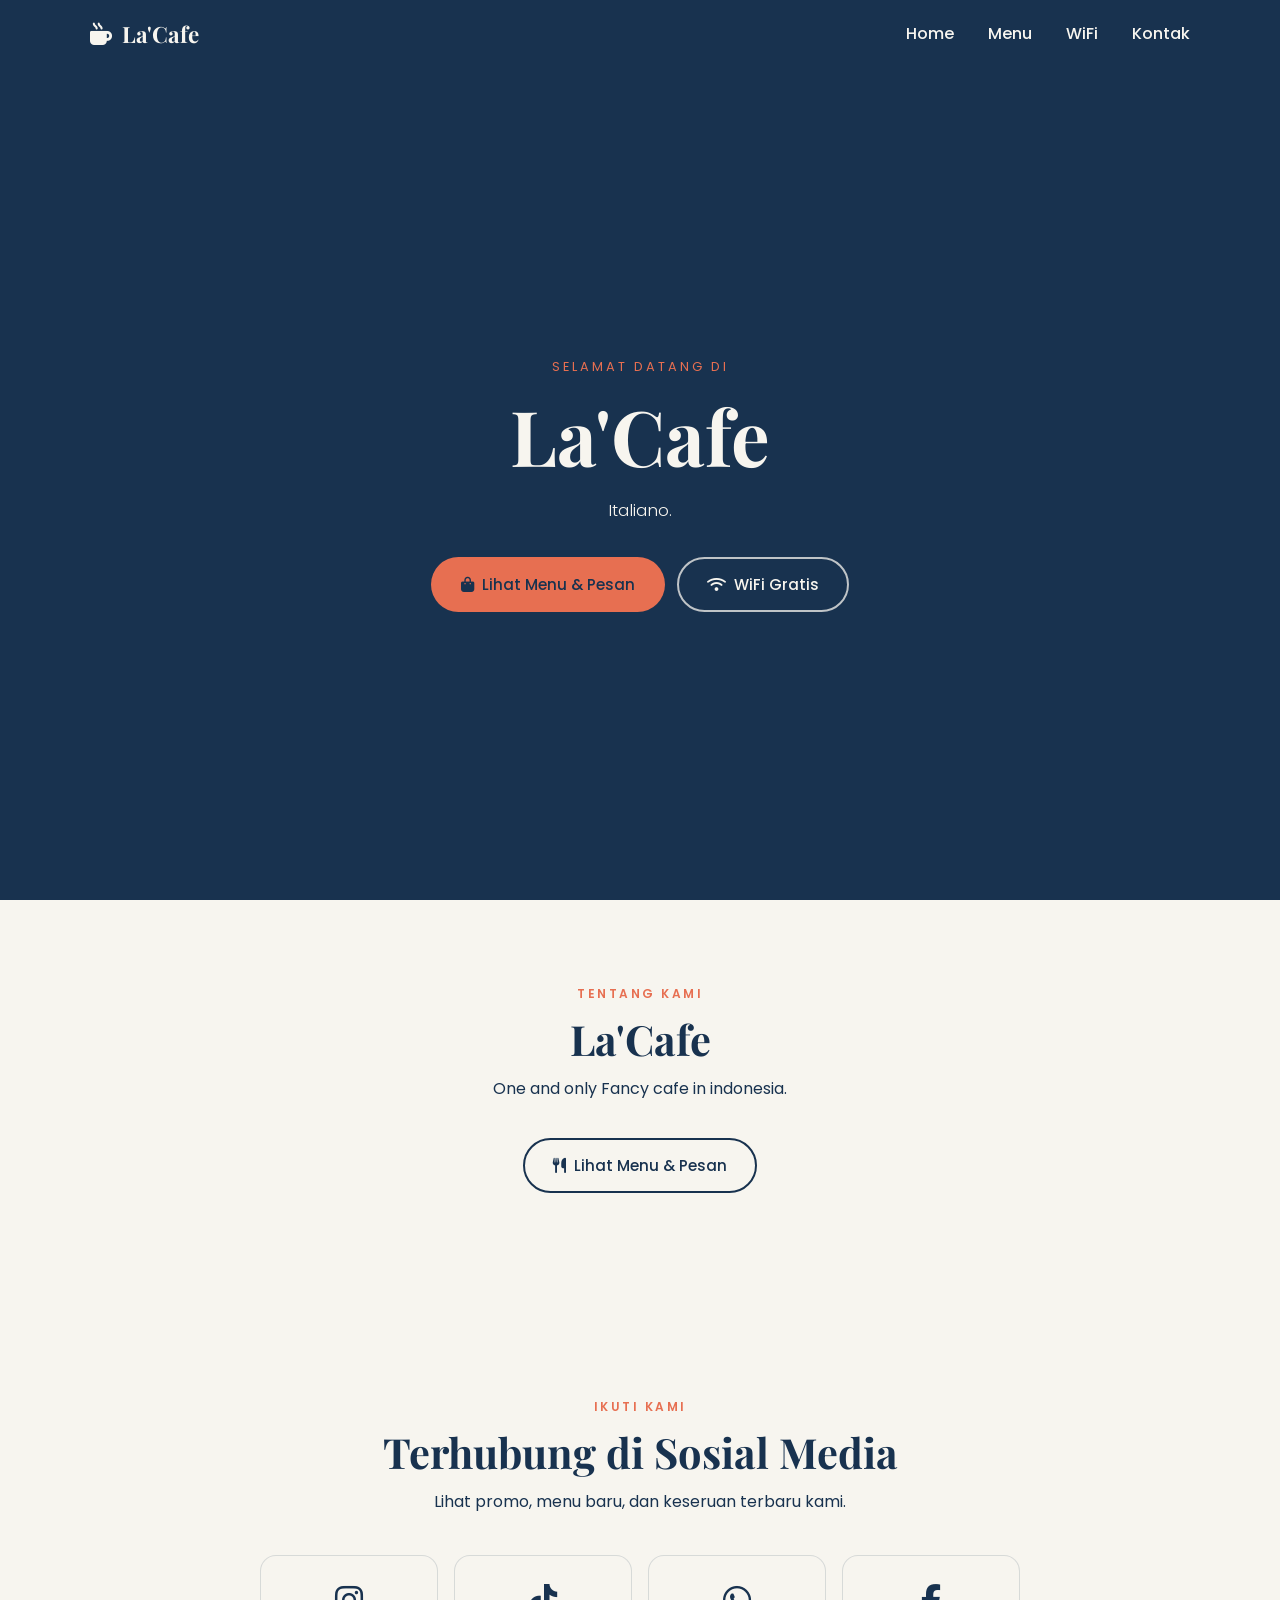
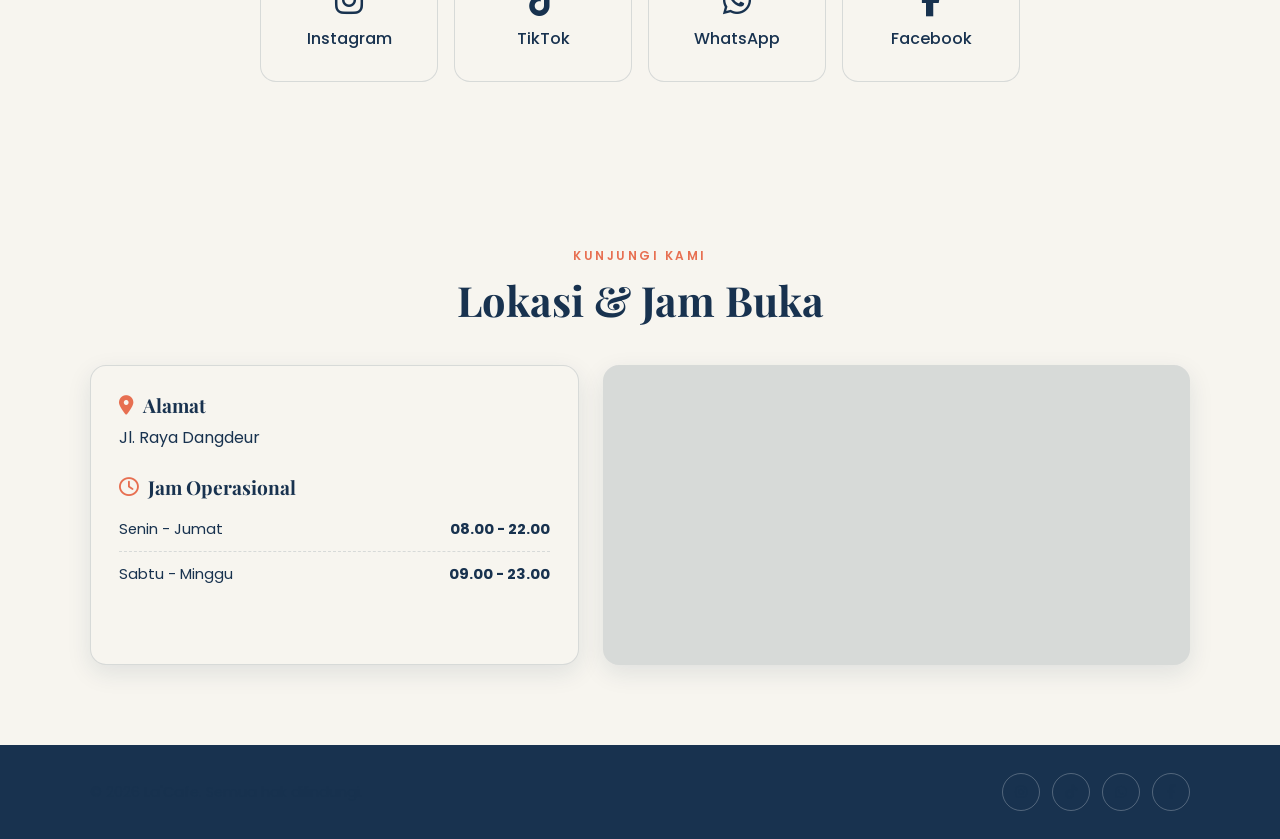
<file: index.html>
<!DOCTYPE html>
<html lang="id">
<head>
  <meta charset="UTF-8">
  <meta name="viewport" content="width=device-width, initial-scale=1.0">
  <meta name="theme-color" content="#18324F">
  <title>Cafe & Restoran</title>
  <meta name="description" content="Landing page cafe dan restoran">

  <!-- Google Fonts: Playfair Display (heading) & Poppins (body) -->
  <link rel="preconnect" href="https://fonts.googleapis.com">
  <link rel="preconnect" href="https://fonts.gstatic.com" crossorigin>
  <link href="https://fonts.googleapis.com/css2?family=Playfair+Display:wght@500;600;700&family=Poppins:wght@300;400;500;600&display=swap" rel="stylesheet">

  <!-- Font Awesome untuk ikon -->
  <link rel="stylesheet" href="https://cdnjs.cloudflare.com/ajax/libs/font-awesome/6.5.1/css/all.min.css">

  <link rel="stylesheet" href="style.css">
  <link rel="stylesheet" href="pesan.css">
</head>
<body>

  <!-- ========== NAVBAR ========== -->
  <header class="navbar" id="navbar">
    <div class="container nav-inner">
      <a href="#home" class="logo"><i class="fa-solid fa-mug-hot"></i> <span data-text="name"></span></a>

      <button class="hamburger" id="hamburger" aria-label="Buka menu navigasi" aria-expanded="false">
        <span></span><span></span><span></span>
      </button>

      <nav class="nav-links" id="navLinks">
        <a href="#home">Home</a>
        <a href="menu.html">Menu</a>
        <a href="wifi.html">WiFi</a>
        <a href="#kontak">Kontak</a>
      </nav>
    </div>
  </header>

  <main>
    <!-- ========== HERO ========== -->
    <section class="hero" id="home">
      <div class="hero-overlay"></div>
      <div class="container hero-content">
        <p class="hero-eyebrow">Selamat datang di</p>
        <h1 data-text="name"></h1>
        <p class="hero-tagline" data-text="tagline"></p>
        <div class="hero-actions">
          <a href="menu.html" class="btn btn-primary"><i class="fa-solid fa-bag-shopping"></i> Lihat Menu & Pesan</a>
          <a href="wifi.html" class="btn btn-outline"><i class="fa-solid fa-wifi"></i> WiFi Gratis</a>
        </div>
      </div>
    </section>

    <!-- ========== TENTANG ========== -->
    <section class="section" id="tentang">
      <div class="container">
        <div class="section-head reveal">
          <span class="section-label">Tentang Kami</span>
          <h2 data-text="name"></h2>
          <p data-text="about"></p>
          <div class="menu-cta">
            <a href="menu.html" class="btn btn-outline"><i class="fa-solid fa-utensils"></i> Lihat Menu & Pesan</a>
          </div>
        </div>
      </div>
    </section>

    <!-- ========== SOSIAL MEDIA ========== -->
    <section class="section section-cream" id="sosmed">
      <div class="container">
        <div class="section-head reveal">
          <span class="section-label">Ikuti Kami</span>
          <h2>Terhubung di Sosial Media</h2>
          <p>Lihat promo, menu baru, dan keseruan terbaru kami.</p>
        </div>

        <div class="social-grid reveal">
          <a class="social-card" data-href="instagram" href="#" target="_blank" rel="noopener" aria-label="Instagram">
            <i class="fa-brands fa-instagram"></i><span>Instagram</span>
          </a>
          <a class="social-card" data-href="tiktok" href="#" target="_blank" rel="noopener" aria-label="TikTok">
            <i class="fa-brands fa-tiktok"></i><span>TikTok</span>
          </a>
          <a class="social-card" data-href="whatsapp" href="#" target="_blank" rel="noopener" aria-label="WhatsApp">
            <i class="fa-brands fa-whatsapp"></i><span>WhatsApp</span>
          </a>
          <a class="social-card" data-href="facebook" href="#" target="_blank" rel="noopener" aria-label="Facebook">
            <i class="fa-brands fa-facebook-f"></i><span>Facebook</span>
          </a>
        </div>
      </div>
    </section>

    <!-- ========== LOKASI & JAM BUKA ========== -->
    <section class="section" id="kontak">
      <div class="container">
        <div class="section-head reveal">
          <span class="section-label">Kunjungi Kami</span>
          <h2>Lokasi & Jam Buka</h2>
        </div>

        <div class="location-grid">
          <div class="info-card reveal">
            <h3><i class="fa-solid fa-location-dot"></i> Alamat</h3>
            <p data-text="address"></p>

            <h3><i class="fa-regular fa-clock"></i> Jam Operasional</h3>
            <ul class="hours" id="hours"></ul>
          </div>

          <div class="map-wrap reveal">
            <iframe id="mapFrame" title="Lokasi cafe di Google Maps" loading="lazy"
              referrerpolicy="no-referrer-when-downgrade" allowfullscreen></iframe>
          </div>
        </div>
      </div>
    </section>
  </main>

  <!-- ========== FOOTER ========== -->
  <footer class="footer">
    <div class="container footer-inner">
      <p>&copy; <span id="year"></span> <span data-text="name"></span>. Semua hak dilindungi.</p>
      <div class="footer-social">
        <a data-href="instagram" href="#" target="_blank" rel="noopener" aria-label="Instagram"><i class="fa-brands fa-instagram"></i></a>
        <a data-href="tiktok" href="#" target="_blank" rel="noopener" aria-label="TikTok"><i class="fa-brands fa-tiktok"></i></a>
        <a data-href="whatsapp" href="#" target="_blank" rel="noopener" aria-label="WhatsApp"><i class="fa-brands fa-whatsapp"></i></a>
        <a data-href="facebook" href="#" target="_blank" rel="noopener" aria-label="Facebook"><i class="fa-brands fa-facebook-f"></i></a>
      </div>
    </div>
  </footer>

  <!-- Urutan penting: config.js, common.js, lalu script.js -->
  <script src="config.js"></script>
  <script src="common.js"></script>
  <script src="script.js"></script>
</body>
</html>
</file>
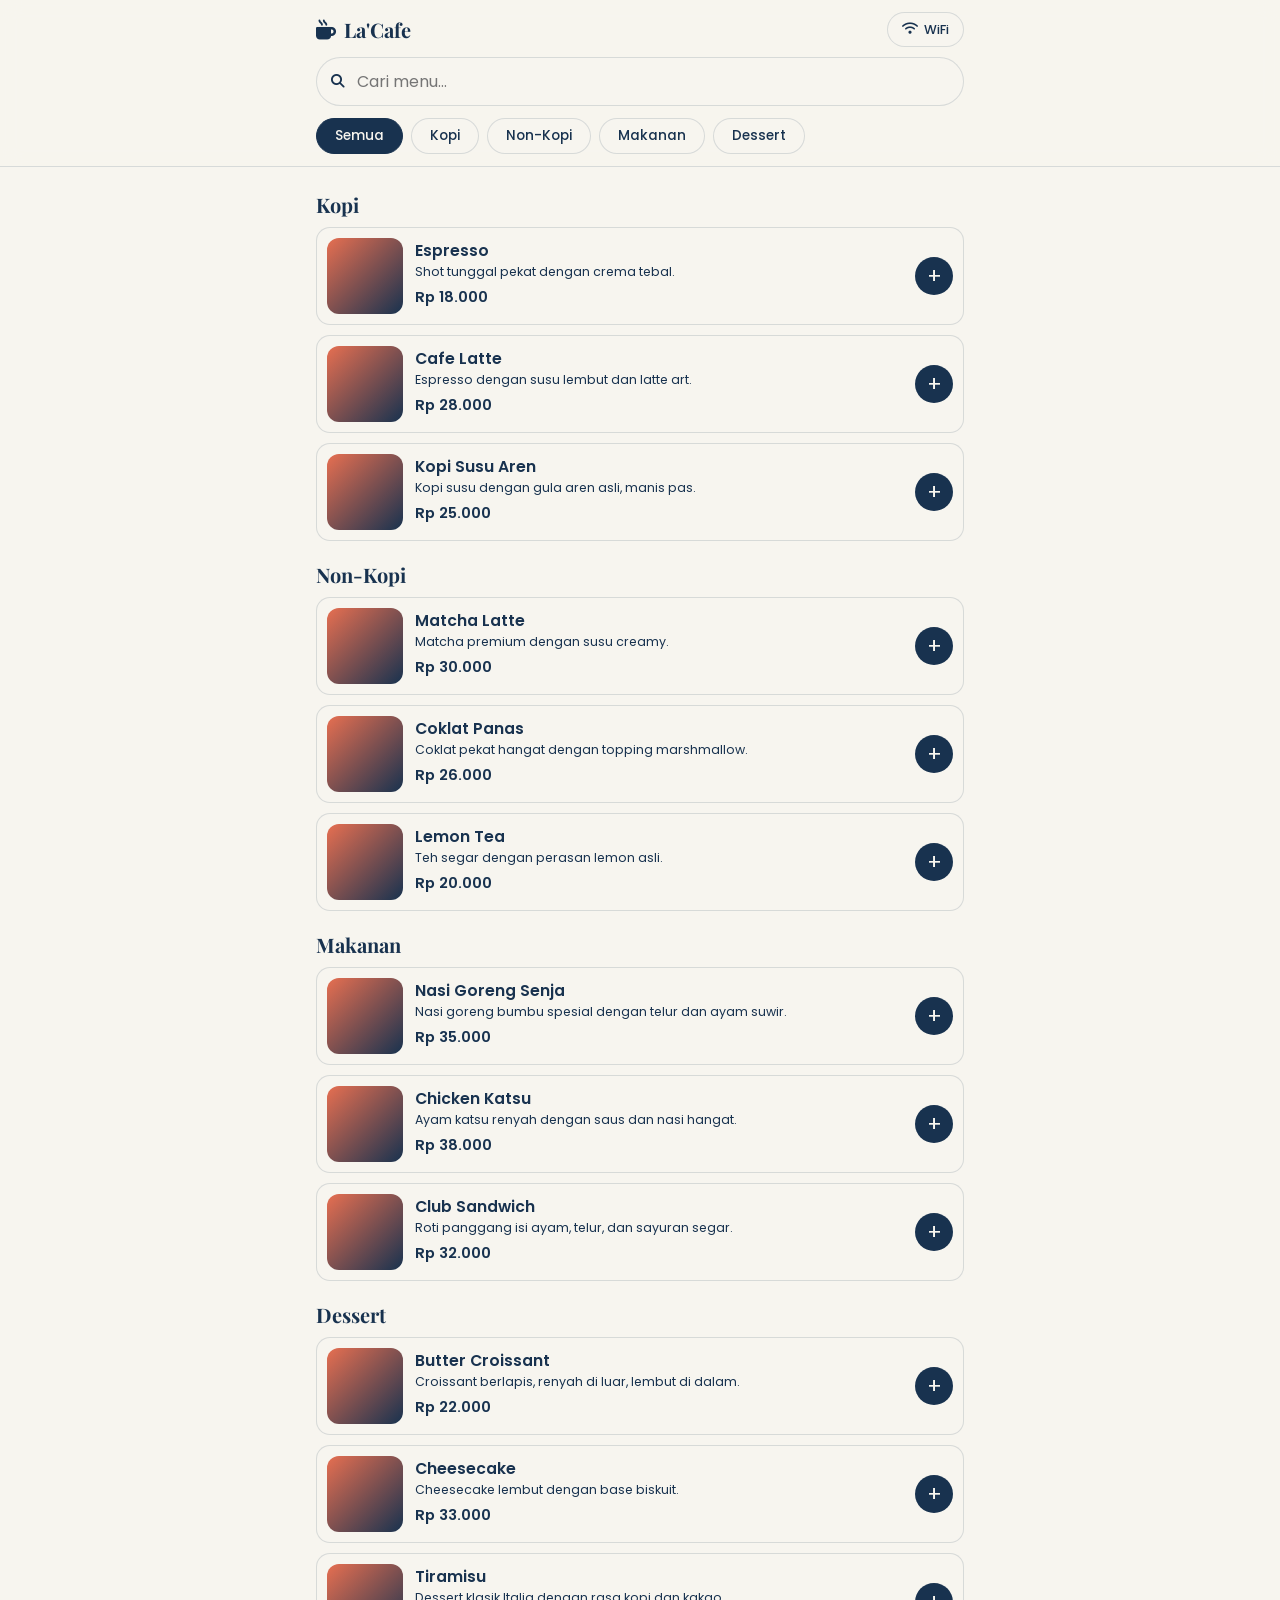
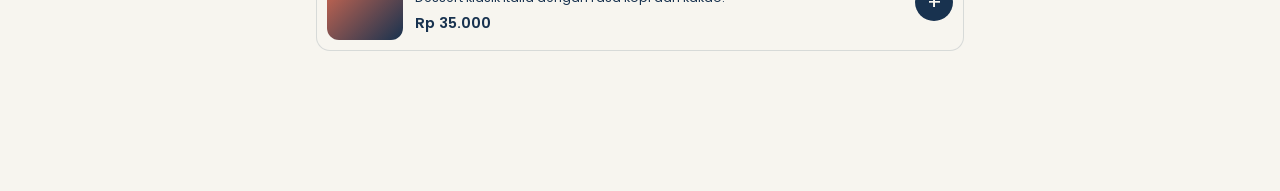
<file: menu.html>
<!DOCTYPE html>
<html lang="id">
<head>
  <meta charset="UTF-8">
  <meta name="viewport" content="width=device-width, initial-scale=1.0">
  <meta name="theme-color" content="#18324F">
  <title>Menu</title>

  <link rel="preconnect" href="https://fonts.googleapis.com">
  <link rel="preconnect" href="https://fonts.gstatic.com" crossorigin>
  <link href="https://fonts.googleapis.com/css2?family=Playfair+Display:wght@500;600;700&family=Poppins:wght@300;400;500;600&display=swap" rel="stylesheet">
  <link rel="stylesheet" href="https://cdnjs.cloudflare.com/ajax/libs/font-awesome/6.5.1/css/all.min.css">

  <link rel="stylesheet" href="style.css">
  <link rel="stylesheet" href="pesan.css">
</head>
<body class="menu-page">

  <!-- ========== HEADER: nama cafe, nomor meja, pencarian, kategori ========== -->
  <header class="m-header">
    <div class="m-wrap">
      <div class="m-top">
        <a class="m-brand" href="index.html"><i class="fa-solid fa-mug-hot"></i><span data-text="name"></span></a>
        <div class="m-right">
          <a class="m-link" href="wifi.html"><i class="fa-solid fa-wifi"></i> WiFi</a>
          <span class="m-table" id="tableBadge" hidden></span>
        </div>
      </div>

      <div class="m-search">
        <i class="fa-solid fa-magnifying-glass"></i>
        <input id="search" type="search" placeholder="Cari menu..." autocomplete="off" aria-label="Cari menu">
      </div>

      <div class="m-cats" id="cats"></div>
    </div>
  </header>

  <!-- ========== DAFTAR MENU (dibuat oleh menu.js) ========== -->
  <main class="m-list" id="list"></main>

  <!-- ========== BAR KERANJANG (muncul setelah ada pesanan) ========== -->
  <button class="cart-bar" id="cartBar" type="button" hidden>
    <span class="cart-count" id="cartCount">0</span>
    <span class="lbl">Lihat Pesanan</span>
    <strong id="cartTotal"></strong>
  </button>

  <!-- ========== LEMBAR PESANAN ========== -->
  <div class="sheet-backdrop" id="backdrop"></div>
  <section class="sheet" id="sheet" role="dialog" aria-modal="true" aria-label="Pesanan kamu" aria-hidden="true">
    <div class="sheet-head">
      <h2>Pesanan Kamu</h2>
      <button id="closeSheet" type="button" aria-label="Tutup">&times;</button>
    </div>

    <div class="sheet-body">
      <ul class="cart-list" id="cartList"></ul>

      <div class="form-row">
        <label for="tableInput">Nomor meja</label>
        <input id="tableInput" type="text" inputmode="numeric" maxlength="10" placeholder="Contoh: 5" autocomplete="off">
      </div>
      <div class="form-row">
        <label for="nameInput">Nama pemesan</label>
        <input id="nameInput" type="text" maxlength="40" placeholder="Nama kamu" autocomplete="name">
      </div>
      <div class="form-row">
        <label for="noteInput">Catatan (opsional)</label>
        <textarea id="noteInput" rows="2" maxlength="200" placeholder="Contoh: kurang manis, tanpa es"></textarea>
      </div>
    </div>

    <div class="sheet-foot">
      <div class="sheet-total"><span>Total</span><strong id="sheetTotal"></strong></div>
      <button class="btn btn-primary btn-block" id="sendOrder" type="button">
        <i class="fa-brands fa-whatsapp"></i> Kirim Pesanan via WhatsApp
      </button>
      <button class="btn btn-outline btn-block" id="goPayment" type="button">
        <i class="fa-solid fa-wallet"></i> Demo Pembayaran
      </button>
      <button class="link-btn" id="clearCart" type="button">Kosongkan pesanan</button>
    </div>
  </section>

  <div class="toast" id="toast" role="status" aria-live="polite"></div>

  <script src="config.js"></script>
  <script src="common.js"></script>
  <script src="menu.js"></script>
</body>
</html>
</file>
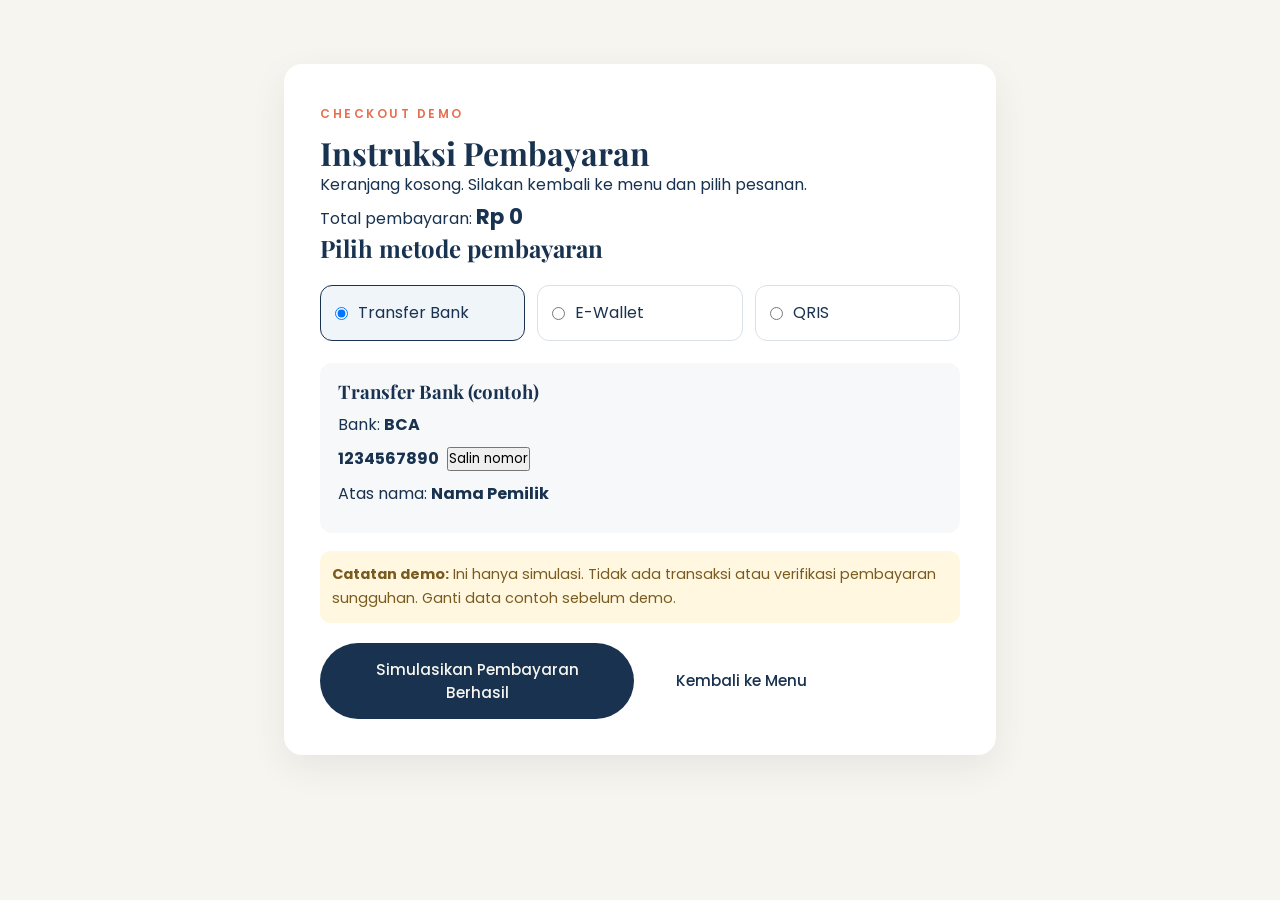
<file: payment.html>
<!DOCTYPE html>
<html lang="id">
<head>
  <meta charset="UTF-8">
  <meta name="viewport" content="width=device-width, initial-scale=1.0">
  <meta name="theme-color" content="#18324F">
  <title>Demo Pembayaran</title>
  <link rel="preconnect" href="https://fonts.googleapis.com">
  <link rel="preconnect" href="https://fonts.gstatic.com" crossorigin>
  <link href="https://fonts.googleapis.com/css2?family=Playfair+Display:wght@500;600;700&family=Poppins:wght@300;400;500;600&display=swap" rel="stylesheet">
  <link rel="stylesheet" href="style.css">
  <style>
    .payment-wrap{max-width:760px;margin:40px auto;padding:24px}
    .payment-card{background:#fff;border-radius:18px;padding:clamp(20px,4vw,36px);box-shadow:0 12px 35px #18324f14}
    .payment-methods{display:grid;grid-template-columns:repeat(auto-fit,minmax(140px,1fr));gap:12px;margin:22px 0}
    .payment-method{display:flex;align-items:center;gap:10px;border:1px solid #d9e0e8;border-radius:12px;padding:14px;cursor:pointer}
    .payment-method:has(input:checked){border-color:#18324f;background:#f0f5fa}
    .payment-details{background:#f7f8fa;border-radius:12px;padding:18px;margin:18px 0}
    .payment-details p{margin:8px 0}
    .copy-row{display:flex;gap:8px;align-items:center;flex-wrap:wrap}
    .copy-row strong{overflow-wrap:anywhere}
    .demo-note{font-size:.9rem;color:#795b20;background:#fff7df;padding:12px;border-radius:10px}
    .payment-total{font-size:1.35rem;font-weight:700}
    .payment-actions{display:flex;gap:12px;flex-wrap:wrap;margin-top:20px}
    .payment-actions .btn{flex:1}
    @media(max-width:520px){.payment-wrap{margin:16px auto;padding:12px}.payment-card{padding:20px}}
  </style>
</head>
<body>
  <header class="navbar">
    <div class="container nav-inner">
      <a href="index.html" class="logo"><i class="fa-solid fa-mug-hot"></i> <span data-text="name"></span></a>
      <nav class="nav-links"><a href="menu.html">Kembali ke Menu</a></nav>
    </div>
  </header>
  <main class="payment-wrap">
    <div class="payment-card">
      <p class="section-label">CHECKOUT DEMO</p>
      <h1>Instruksi Pembayaran</h1>
      <p id="orderSummary">Memuat pesanan...</p>
      <p>Total pembayaran: <span class="payment-total" id="total">Rp 0</span></p>
      <h2>Pilih metode pembayaran</h2>
      <div class="payment-methods">
        <label class="payment-method"><input type="radio" name="method" value="bank" checked> <span><i class="fa-solid fa-building-columns"></i> Transfer Bank</span></label>
        <label class="payment-method"><input type="radio" name="method" value="ewallet"> <span><i class="fa-solid fa-wallet"></i> E-Wallet</span></label>
        <label class="payment-method"><input type="radio" name="method" value="qris"> <span><i class="fa-solid fa-qrcode"></i> QRIS</span></label>
      </div>
      <div class="payment-details" id="details" aria-live="polite"></div>
      <p class="demo-note"><strong>Catatan demo:</strong> Ini hanya simulasi. Tidak ada transaksi atau verifikasi pembayaran sungguhan. Ganti data contoh sebelum demo.</p>
      <div class="payment-actions">
        <button class="btn btn-primary" id="paidDemo" type="button">Simulasikan Pembayaran Berhasil</button>
        <a class="btn btn-outline" href="menu.html">Kembali ke Menu</a>
      </div>
      <p id="status" role="status" aria-live="polite"></p>
    </div>
  </main>
  <script src="config.js"></script>
  <script src="common.js"></script>
  <script src="payment.js"></script>
</body>
</html>
</file>
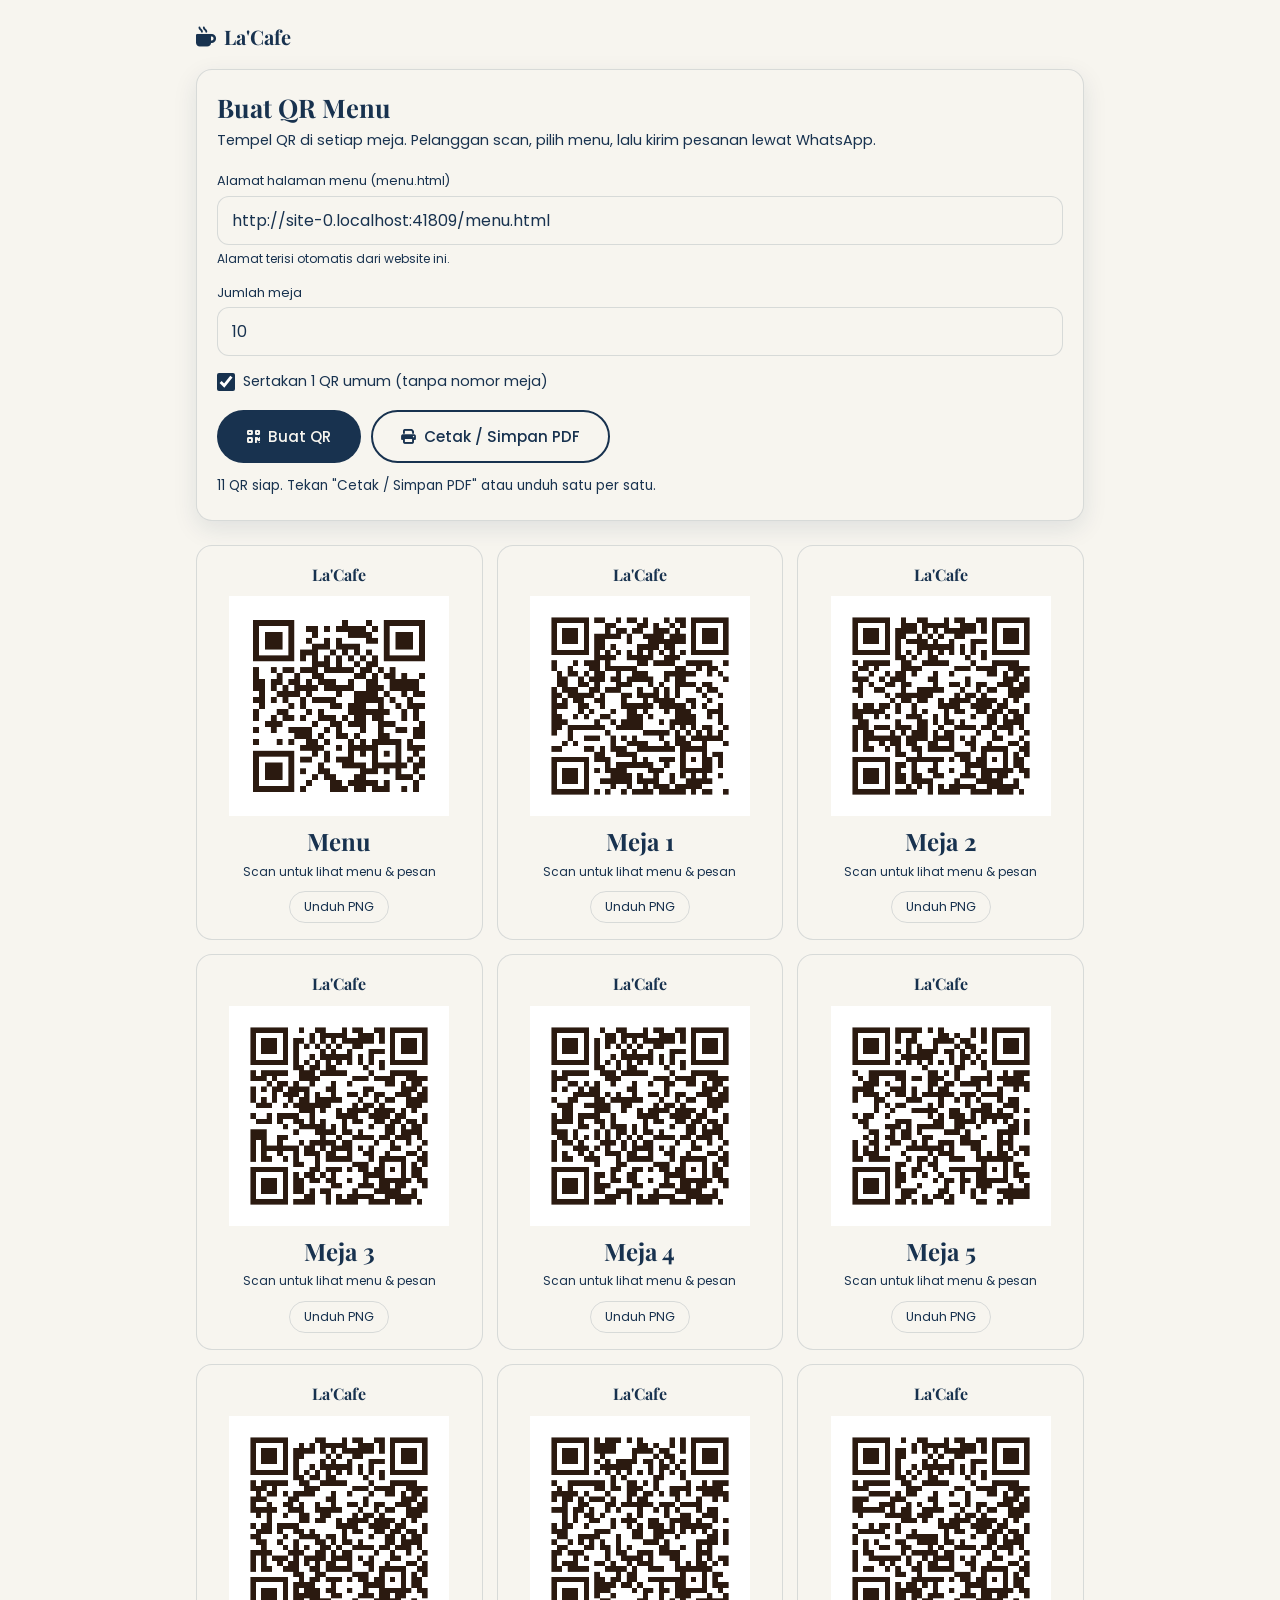
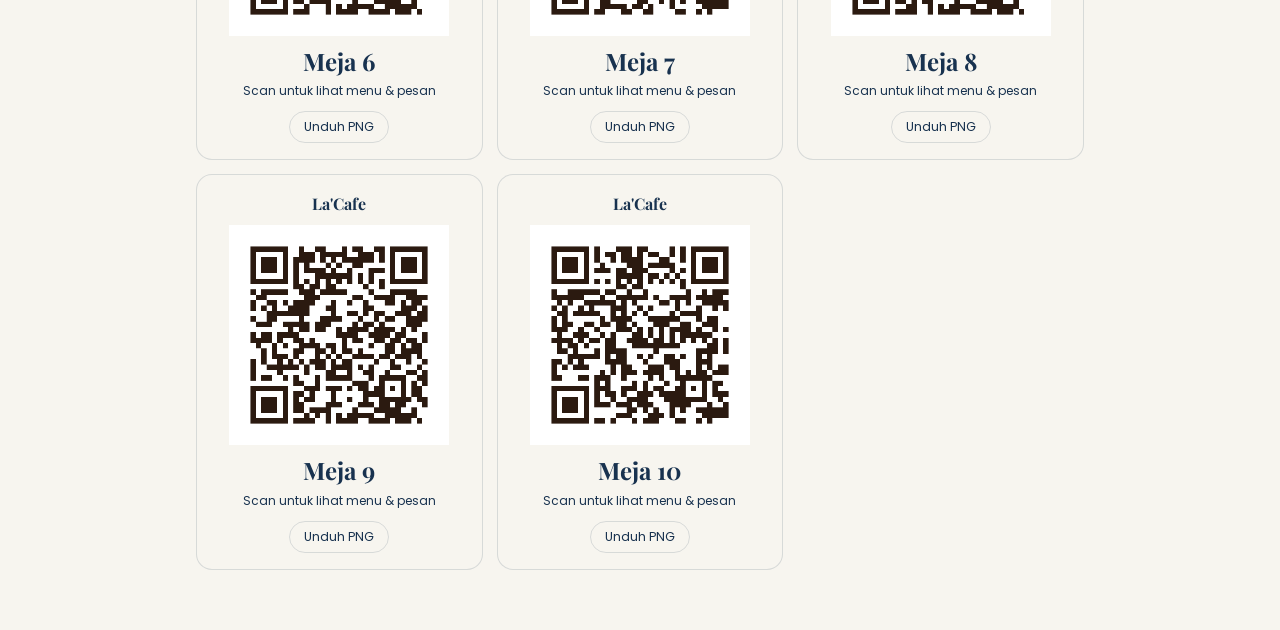
<file: qr.html>
<!DOCTYPE html>
<html lang="id">
<head>
  <meta charset="UTF-8">
  <meta name="viewport" content="width=device-width, initial-scale=1.0">
  <meta name="theme-color" content="#18324F">
  <title>QR Menu</title>

  <link rel="preconnect" href="https://fonts.googleapis.com">
  <link rel="preconnect" href="https://fonts.gstatic.com" crossorigin>
  <link href="https://fonts.googleapis.com/css2?family=Playfair+Display:wght@500;600;700&family=Poppins:wght@300;400;500;600&display=swap" rel="stylesheet">
  <link rel="stylesheet" href="https://cdnjs.cloudflare.com/ajax/libs/font-awesome/6.5.1/css/all.min.css">

  <link rel="stylesheet" href="style.css">
  <link rel="stylesheet" href="pesan.css">
</head>
<body class="qr-page">
  <div class="qr-wrap">

    <div class="qr-top no-print">
      <a class="m-brand" href="index.html"><i class="fa-solid fa-mug-hot"></i><span data-text="name"></span></a>
    </div>

    <!-- ========== PENGATURAN QR ========== -->
    <section class="qr-panel no-print">
      <h1>Buat QR Menu</h1>
      <p class="sub">Tempel QR di setiap meja. Pelanggan scan, pilih menu, lalu kirim pesanan lewat WhatsApp.</p>

      <div class="form-row">
        <label for="menuUrl">Alamat halaman menu (menu.html)</label>
        <input id="menuUrl" type="url" inputmode="url" placeholder="https://namamu.github.io/cafe/menu.html" autocomplete="off">
        <small class="help" id="urlHelp"></small>
      </div>

      <div class="form-row">
        <label for="tableCount">Jumlah meja</label>
        <input id="tableCount" type="number" min="1" max="60" value="10" inputmode="numeric">
      </div>

      <label class="checkline">
        <input type="checkbox" id="withGeneral" checked>
        Sertakan 1 QR umum (tanpa nomor meja)
      </label>

      <div class="qr-actions">
        <button class="btn btn-primary" id="btnGenerate" type="button"><i class="fa-solid fa-qrcode"></i> Buat QR</button>
        <button class="btn btn-ghost" id="btnPrint" type="button"><i class="fa-solid fa-print"></i> Cetak / Simpan PDF</button>
      </div>
      <p class="status" id="qrStatus"></p>
    </section>

    <!-- ========== HASIL QR ========== -->
    <section class="qr-grid" id="qrGrid" aria-live="polite"></section>
  </div>

  <div class="toast" id="toast" role="status" aria-live="polite"></div>

  <script src="config.js"></script>
  <script src="common.js"></script>
  <script src="qrcode.js"></script>
  <script src="qr.js"></script>
</body>
</html>
</file>
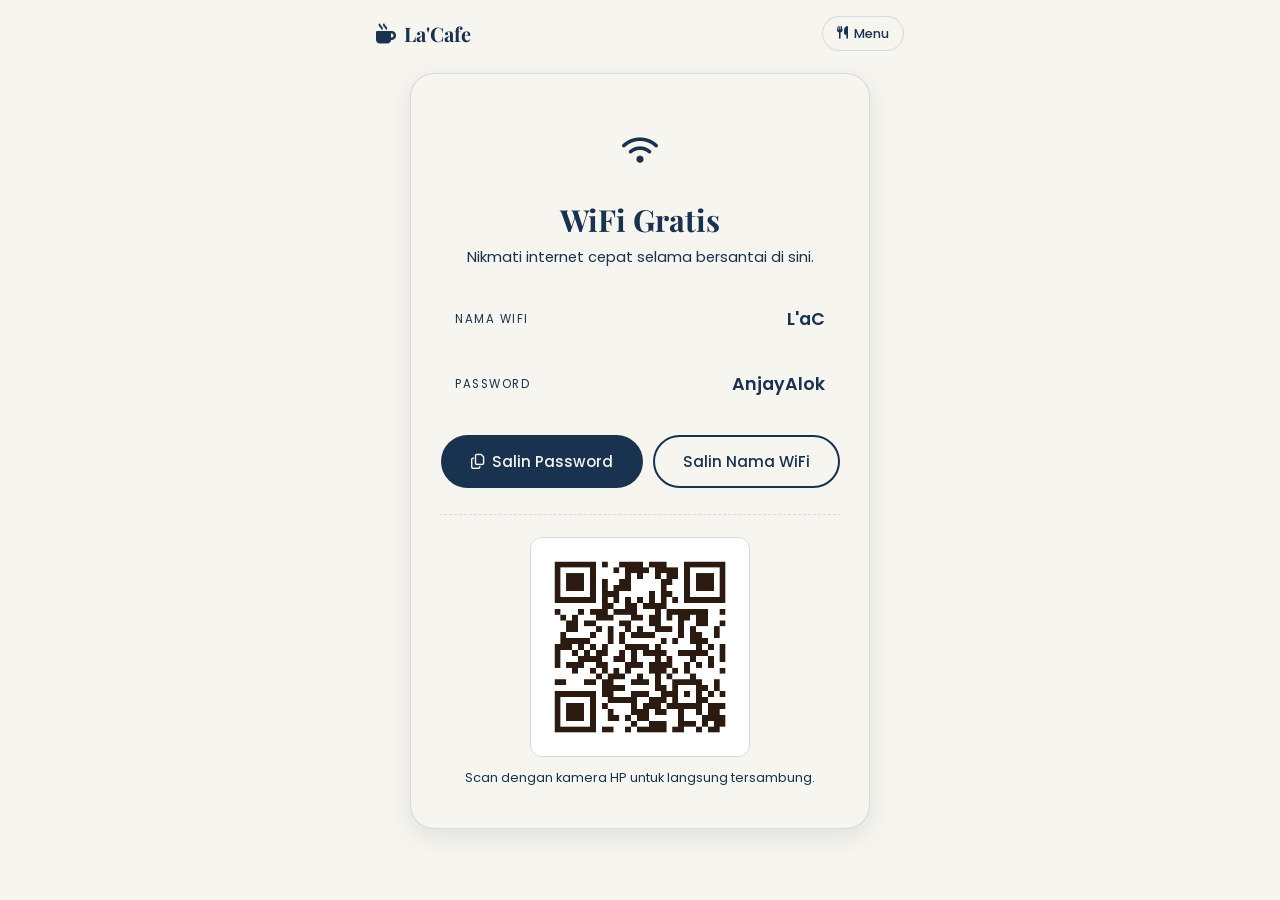
<file: wifi.html>
<!DOCTYPE html>
<html lang="id">
<head>
  <meta charset="UTF-8">
  <meta name="viewport" content="width=device-width, initial-scale=1.0">
  <meta name="theme-color" content="#18324F">
  <title>WiFi</title>

  <link rel="preconnect" href="https://fonts.googleapis.com">
  <link rel="preconnect" href="https://fonts.gstatic.com" crossorigin>
  <link href="https://fonts.googleapis.com/css2?family=Playfair+Display:wght@500;600;700&family=Poppins:wght@300;400;500;600&display=swap" rel="stylesheet">
  <link rel="stylesheet" href="https://cdnjs.cloudflare.com/ajax/libs/font-awesome/6.5.1/css/all.min.css">

  <link rel="stylesheet" href="style.css">
  <link rel="stylesheet" href="pesan.css">
</head>
<body class="wifi-page">

  <div class="page-top">
    <a class="m-brand" href="index.html"><i class="fa-solid fa-mug-hot"></i><span data-text="name"></span></a>
    <a class="m-link" href="menu.html"><i class="fa-solid fa-utensils"></i> Menu</a>
  </div>

  <main class="wifi-main">
    <div class="wifi-card">
      <div class="wifi-icon"><i class="fa-solid fa-wifi"></i></div>
      <h1>WiFi Gratis</h1>
      <p class="wifi-note">Nikmati internet cepat selama bersantai di sini.</p>

      <div class="wifi-row">
        <span class="wifi-label">Nama WiFi</span>
        <span class="wifi-value" data-text="wifi_ssid"></span>
      </div>
      <div class="wifi-row" id="passRow">
        <span class="wifi-label">Password</span>
        <span class="wifi-value" data-text="wifi_password"></span>
      </div>

      <div class="wifi-actions">
        <button class="btn btn-primary" id="copyPass" type="button"><i class="fa-regular fa-copy"></i> Salin Password</button>
        <button class="btn btn-ghost" id="copySsid" type="button">Salin Nama WiFi</button>
      </div>

      <!-- QR WiFi: scan dengan kamera HP untuk langsung tersambung -->
      <div class="wifi-qr" id="wifiQr" hidden>
        <div id="qrBox"></div>
        <p>Scan dengan kamera HP untuk langsung tersambung.</p>
      </div>
    </div>
  </main>

  <div class="toast" id="toast" role="status" aria-live="polite"></div>

  <script src="config.js"></script>
  <script src="common.js"></script>
  <script src="qrcode.js"></script>
  <script src="wifi.js"></script>
</body>
</html>
</file>
<file: style.css>
/* =====================================================
   Landing Page Cafe - Tema Putih Bersih & Coklat
   Mobile-first
   ===================================================== */

/* ---------- Variabel warna (ganti di sini untuk ubah tema) ---------- */
:root {
  --white: #F7F5EF;
  --cream: #F7F5EF;
  --brown: #18324F;
  --brown-dark: #18324F;
  --accent: #E76F51;
  --text: #18324F;
  --muted: #18324F;
  --border: rgba(24, 50, 79, 0.14);

  --font-heading: "Playfair Display", Georgia, serif;
  --font-body: "Poppins", system-ui, sans-serif;

  --radius: 16px;
  --shadow: 0 8px 24px rgba(24, 50, 79, 0.1);
  --shadow-hover: 0 14px 32px rgba(24, 50, 79, 0.18);
  --nav-h: 68px;
}

/* ---------- Reset dasar ---------- */
*, *::before, *::after { box-sizing: border-box; margin: 0; padding: 0; }

html { scroll-behavior: smooth; scroll-padding-top: var(--nav-h); }

body {
  font-family: var(--font-body);
  color: var(--text);
  background: var(--white);
  line-height: 1.65;
  -webkit-font-smoothing: antialiased;
}

img { max-width: 100%; display: block; }
a { color: inherit; text-decoration: none; }
ul { list-style: none; }
button { font-family: inherit; cursor: pointer; }

h1, h2, h3 {
  font-family: var(--font-heading);
  color: var(--brown-dark);
  line-height: 1.2;
}

.container { width: 100%; max-width: 1140px; margin: 0 auto; padding: 0 20px; }

/* ---------- Tombol ---------- */
.btn {
  display: inline-flex;
  align-items: center;
  gap: 8px;
  padding: 13px 28px;
  border-radius: 999px;
  border: 2px solid transparent;
  font-weight: 500;
  font-size: 0.95rem;
  transition: transform 0.2s, background 0.2s, box-shadow 0.2s;
}
.btn-primary { background: var(--brown); color: var(--white); }
.btn-primary:hover {
  background: var(--brown-dark);
  transform: translateY(-2px);
  box-shadow: var(--shadow);
}

/* ---------- Navbar ---------- */
.navbar {
  position: fixed;
  top: 0; left: 0; right: 0;
  height: var(--nav-h);
  z-index: 100;
  transition: background 0.3s, box-shadow 0.3s, backdrop-filter 0.3s;
}
/* Efek blur saat scroll (class ditambahkan oleh JS) */
.navbar.scrolled {
  background: rgba(247, 245, 239, 0.82);
  -webkit-backdrop-filter: blur(12px);
  backdrop-filter: blur(12px);
  box-shadow: 0 2px 16px rgba(24, 50, 79, 0.08);
}
.nav-inner {
  height: var(--nav-h);
  display: flex;
  align-items: center;
  justify-content: space-between;
}
.logo {
  font-family: var(--font-heading);
  font-size: 1.4rem;
  font-weight: 700;
  color: var(--white);
  display: flex;
  align-items: center;
  gap: 10px;
  transition: color 0.3s;
}
.navbar.scrolled .logo { color: var(--brown-dark); }

/* Hamburger (mobile) */
.hamburger {
  display: flex;
  flex-direction: column;
  gap: 5px;
  background: none;
  border: 0;
  padding: 8px;
}
.hamburger span {
  width: 24px; height: 2px;
  background: var(--white);
  border-radius: 2px;
  transition: transform 0.3s, opacity 0.3s, background 0.3s;
}
.navbar.scrolled .hamburger span,
.navbar.open .hamburger span { background: var(--brown-dark); }
.hamburger.active span:nth-child(1) { transform: translateY(7px) rotate(45deg); }
.hamburger.active span:nth-child(2) { opacity: 0; }
.hamburger.active span:nth-child(3) { transform: translateY(-7px) rotate(-45deg); }

/* Menu link: mobile = dropdown */
.nav-links {
  position: absolute;
  top: var(--nav-h);
  left: 0; right: 0;
  background: var(--white);
  display: flex;
  flex-direction: column;
  padding: 8px 20px 20px;
  box-shadow: 0 12px 24px rgba(24, 50, 79, 0.12);
  max-height: 0;
  overflow: hidden;
  opacity: 0;
  pointer-events: none;
  transition: max-height 0.35s, opacity 0.3s;
}
.nav-links.open { max-height: 320px; opacity: 1; pointer-events: auto; }
.nav-links a {
  padding: 12px 0;
  border-bottom: 1px solid var(--border);
  color: var(--brown-dark);
  font-weight: 500;
}
.nav-links a:last-child { border-bottom: 0; }
.nav-links a:hover { color: var(--accent); }

/* ---------- Hero ---------- */
.hero {
  position: relative;
  min-height: 100vh;
  display: flex;
  align-items: center;
  text-align: center;
  color: var(--white);
  background:
    linear-gradient(135deg, #18324F, #18324F) center/cover no-repeat;
  background-image: url("https://images.unsplash.com/photo-1501339847302-ac426a4a7cbb?auto=format&fit=crop&w=1600&q=70"),
                    linear-gradient(135deg, #18324F, #18324F);
  background-size: cover;
  background-position: center;
}
/* Overlay coklat transparan */
.hero-overlay {
  position: absolute; inset: 0;
  background: linear-gradient(180deg, rgba(24, 50, 79, 0.78), rgba(24, 50, 79, 0.6));
}
.hero-content { position: relative; z-index: 1; padding-top: var(--nav-h); }
.hero-eyebrow {
  letter-spacing: 3px;
  text-transform: uppercase;
  font-size: 0.8rem;
  color: var(--accent);
  margin-bottom: 12px;
}
.hero h1 {
  color: var(--white);
  font-size: clamp(2.6rem, 9vw, 4.8rem);
  margin-bottom: 16px;
}
.hero-tagline {
  max-width: 520px;
  margin: 0 auto 32px;
  font-weight: 300;
  font-size: 1.05rem;
  color: #F7F5EF;
}
.hero .btn-primary { background: var(--accent); color: var(--brown-dark); }
.hero .btn-primary:hover { background: var(--white); }

/* ---------- Section umum ---------- */
.section { padding: 80px 0; background: var(--white); }
.section-cream { background: var(--cream); }

.section-head { text-align: center; max-width: 620px; margin: 0 auto 40px; }
.section-label {
  display: inline-block;
  text-transform: uppercase;
  letter-spacing: 2.5px;
  font-size: 0.75rem;
  font-weight: 600;
  color: var(--accent);
  margin-bottom: 10px;
}
.section-head h2 { font-size: clamp(1.8rem, 5vw, 2.6rem); margin-bottom: 12px; }
.section-head p { color: var(--muted); }

/* ---------- Filter menu ---------- */
.filters {
  display: flex;
  flex-wrap: wrap;
  justify-content: center;
  gap: 10px;
  margin-bottom: 36px;
}
.filter-btn {
  padding: 9px 22px;
  border-radius: 999px;
  border: 1.5px solid var(--border);
  background: var(--white);
  color: var(--brown);
  font-size: 0.9rem;
  font-weight: 500;
  transition: all 0.2s;
}
.filter-btn:hover { border-color: var(--accent); color: var(--brown-dark); }
.filter-btn.active {
  background: var(--brown);
  border-color: var(--brown);
  color: var(--white);
}

/* ---------- Grid menu ---------- */
.menu-grid {
  display: grid;
  grid-template-columns: 1fr;
  gap: 24px;
}
.menu-status { text-align: center; color: var(--muted); grid-column: 1 / -1; }

.menu-card {
  background: var(--white);
  border: 1px solid var(--border);
  border-radius: var(--radius);
  overflow: hidden;
  box-shadow: var(--shadow);
  transition: transform 0.3s, box-shadow 0.3s;
  animation: cardIn 0.45s ease both;
}
.menu-card:hover { transform: translateY(-6px); box-shadow: var(--shadow-hover); }
@keyframes cardIn {
  from { opacity: 0; transform: translateY(14px); }
  to   { opacity: 1; transform: translateY(0); }
}

.menu-img {
  aspect-ratio: 4 / 3;
  overflow: hidden;
  background: linear-gradient(135deg, var(--accent), var(--brown)); /* fallback jika gambar gagal */
}
.menu-img img { width: 100%; height: 100%; object-fit: cover; transition: transform 0.5s; }
.menu-card:hover .menu-img img { transform: scale(1.07); }

.menu-body { padding: 18px 20px 22px; }
.menu-tag {
  display: inline-block;
  font-size: 0.7rem;
  text-transform: uppercase;
  letter-spacing: 1.5px;
  color: var(--accent);
  font-weight: 600;
}
.menu-body h3 { font-size: 1.2rem; margin: 4px 0 6px; }
.menu-body p { font-size: 0.88rem; color: var(--muted); margin-bottom: 14px; min-height: 2.8em; }
.menu-price { font-weight: 600; color: var(--brown); font-size: 1.05rem; }

/* ---------- Kartu WiFi ---------- */
.wifi-card {
  max-width: 460px;
  margin: 0 auto;
  background: var(--white);
  border: 1px solid var(--border);
  border-radius: 24px;
  padding: 40px 28px;
  text-align: center;
  box-shadow: var(--shadow);
}
.wifi-icon {
  width: 72px; height: 72px;
  margin: 0 auto 16px;
  border-radius: 50%;
  background: var(--cream);
  color: var(--brown);
  display: grid;
  place-items: center;
  font-size: 1.8rem;
}
.wifi-card h2 { font-size: 1.9rem; margin-bottom: 6px; }
.wifi-note { color: var(--muted); font-size: 0.92rem; margin-bottom: 24px; }
.wifi-row {
  display: flex;
  flex-direction: column;
  gap: 2px;
  background: var(--cream);
  border-radius: 12px;
  padding: 12px 16px;
  margin-bottom: 12px;
}
.wifi-label { font-size: 0.72rem; text-transform: uppercase; letter-spacing: 1.5px; color: var(--muted); }
.wifi-value { font-weight: 600; color: var(--brown-dark); font-size: 1.1rem; word-break: break-all; }
.wifi-card .btn { margin-top: 12px; }

/* ---------- Sosial media ---------- */
.social-grid {
  display: grid;
  grid-template-columns: repeat(2, 1fr);
  gap: 16px;
  max-width: 760px;
  margin: 0 auto;
}
.social-card {
  display: flex;
  flex-direction: column;
  align-items: center;
  gap: 10px;
  padding: 28px 12px;
  border: 1px solid var(--border);
  border-radius: var(--radius);
  background: var(--white);
  color: var(--brown);
  font-weight: 500;
  transition: all 0.3s;
}
.social-card i { font-size: 2rem; transition: transform 0.3s; }
.social-card:hover {
  background: var(--brown);
  color: var(--white);
  transform: translateY(-5px);
  box-shadow: var(--shadow-hover);
}
.social-card:hover i { transform: scale(1.2); }

/* ---------- Lokasi ---------- */
.location-grid { display: grid; grid-template-columns: 1fr; gap: 24px; }
.info-card {
  background: var(--white);
  border: 1px solid var(--border);
  border-radius: var(--radius);
  padding: 28px;
  box-shadow: var(--shadow);
}
.info-card h3 {
  font-size: 1.2rem;
  display: flex;
  align-items: center;
  gap: 10px;
  margin-bottom: 8px;
}
.info-card h3 i { color: var(--accent); }
.info-card > p { color: var(--muted); margin-bottom: 24px; }
.hours li {
  display: flex;
  justify-content: space-between;
  gap: 12px;
  padding: 10px 0;
  border-bottom: 1px dashed var(--border);
  font-size: 0.92rem;
}
.hours li:last-child { border-bottom: 0; }
.hours strong { color: var(--brown); }

.map-wrap {
  border-radius: var(--radius);
  overflow: hidden;
  box-shadow: var(--shadow);
  min-height: 300px;
  background: var(--border);
}
.map-wrap iframe { width: 100%; height: 100%; min-height: 300px; border: 0; display: block; }

/* ---------- Footer ---------- */
.footer { background: var(--brown-dark); color: rgba(24, 50, 79, 0.14); padding: 28px 0; }
.footer-inner {
  display: flex;
  flex-direction: column;
  align-items: center;
  gap: 14px;
  text-align: center;
  font-size: 0.88rem;
}
.footer-social { display: flex; gap: 12px; }
.footer-social a {
  width: 38px; height: 38px;
  display: grid;
  place-items: center;
  border-radius: 50%;
  border: 1px solid rgba(255, 255, 255, 0.25);
  transition: background 0.25s, color 0.25s, transform 0.25s;
}
.footer-social a:hover { background: var(--accent); color: var(--brown-dark); transform: translateY(-3px); }

/* ---------- Toast ---------- */
.toast {
  position: fixed;
  left: 50%;
  bottom: 28px;
  transform: translate(-50%, 30px);
  background: var(--brown-dark);
  color: var(--white);
  padding: 12px 24px;
  border-radius: 999px;
  font-size: 0.9rem;
  box-shadow: var(--shadow-hover);
  opacity: 0;
  pointer-events: none;
  transition: opacity 0.3s, transform 0.3s;
  z-index: 200;
}
.toast.show { opacity: 1; transform: translate(-50%, 0); }

/* ---------- Animasi fade-in saat scroll ---------- */
.reveal { opacity: 0; transform: translateY(28px); transition: opacity 0.7s ease, transform 0.7s ease; }
.reveal.visible { opacity: 1; transform: none; }

/* Hormati preferensi pengguna yang mengurangi animasi */
@media (prefers-reduced-motion: reduce) {
  html { scroll-behavior: auto; }
  *, *::before, *::after { animation: none !important; transition: none !important; }
  .reveal { opacity: 1; transform: none; }
}

/* =====================================================
   Responsive (tablet ke atas)
   ===================================================== */
@media (min-width: 600px) {
  .menu-grid { grid-template-columns: repeat(2, 1fr); }
  .social-grid { grid-template-columns: repeat(4, 1fr); }
  .wifi-row { flex-direction: row; justify-content: space-between; align-items: center; }
  .footer-inner { flex-direction: row; justify-content: space-between; text-align: left; }
}

@media (min-width: 900px) {
  /* Navbar desktop: link tampil horizontal, hamburger disembunyikan */
  .hamburger { display: none; }
  .nav-links {
    position: static;
    flex-direction: row;
    gap: 34px;
    padding: 0;
    max-height: none;
    overflow: visible;
    opacity: 1;
    pointer-events: auto;
    background: transparent;
    box-shadow: none;
  }
  .nav-links a { border: 0; padding: 6px 0; color: var(--white); position: relative; }
  .navbar.scrolled .nav-links a { color: var(--brown-dark); }
  .nav-links a::after {
    content: "";
    position: absolute;
    left: 0; bottom: 0;
    width: 0; height: 2px;
    background: var(--accent);
    transition: width 0.3s;
  }
  .nav-links a:hover::after { width: 100%; }

  .menu-grid { grid-template-columns: repeat(3, 1fr); }
  .location-grid { grid-template-columns: 1fr 1.2fr; align-items: stretch; }
}
</file>
<file: pesan.css>
/* =====================================================
   Tambahan gaya: tombol pesan, halaman menu QR, halaman pembuat QR
   Dimuat setelah style.css (memakai variabel warna yang sama)
   ===================================================== */

[hidden] { display: none !important; }

/* ---------- Tambahan untuk index.html ---------- */
.hero-actions { display: flex; flex-wrap: wrap; justify-content: center; gap: 12px; }

.btn-outline {
  background: transparent;
  border-color: rgba(247, 245, 239, 0.75);
  color: var(--white);
}
.btn-outline:hover {
  background: var(--white);
  color: var(--brown-dark);
  transform: translateY(-2px);
}

.menu-cta { text-align: center; margin-top: 36px; }
.menu-cta .btn-outline { border-color: var(--brown); color: var(--brown); }
.menu-cta .btn-outline:hover { background: var(--brown); color: var(--white); }

.sold-tag {
  display: inline-block;
  margin-left: 8px;
  padding: 2px 10px;
  border-radius: 999px;
  background: rgba(231, 111, 81, 0.12);
  color: #E76F51;
  font-size: 0.7rem;
  font-weight: 600;
  vertical-align: middle;
}

.btn-block { width: 100%; justify-content: center; }
.btn-ghost { background: var(--white); border-color: var(--brown); color: var(--brown); }
.btn-ghost:hover { background: var(--brown); color: var(--white); transform: translateY(-2px); }

/* ---------- Formulir (dipakai lembar pesanan & halaman QR) ---------- */
.form-row { margin-bottom: 14px; }
.form-row label { display: block; margin-bottom: 4px; font-size: 0.8rem; color: var(--muted); }
.form-row input,
.form-row textarea {
  width: 100%;
  padding: 11px 14px;
  border: 1.5px solid var(--border);
  border-radius: 12px;
  background: var(--white);
  color: var(--text);
  font-family: var(--font-body);
  font-size: 16px; /* 16px supaya HP tidak memperbesar layar saat mengetik */
  outline: none;
  resize: vertical;
}
.form-row input:focus,
.form-row textarea:focus { border-color: var(--accent); }
.help { display: block; margin-top: 4px; font-size: 0.75rem; color: var(--muted); }

/* =====================================================
   Halaman menu (menu.html)
   ===================================================== */
body.menu-page,
body.qr-page { background: var(--cream); }
body.no-scroll { overflow: hidden; }

.m-header {
  position: sticky;
  top: 0;
  z-index: 50;
  background: rgba(247, 245, 239, 0.94);
  -webkit-backdrop-filter: blur(10px);
  backdrop-filter: blur(10px);
  border-bottom: 1px solid var(--border);
}
.m-wrap { max-width: 680px; margin: 0 auto; padding: 12px 16px 10px; }

.m-top { display: flex; align-items: center; justify-content: space-between; margin-bottom: 10px; }
.m-brand {
  display: flex;
  align-items: center;
  gap: 8px;
  font-family: var(--font-heading);
  font-size: 1.25rem;
  font-weight: 700;
  color: var(--brown-dark);
}
.m-table {
  padding: 5px 14px;
  border-radius: 999px;
  background: var(--brown);
  color: var(--white);
  font-size: 0.78rem;
  font-weight: 500;
}

.m-search { position: relative; }
.m-search i {
  position: absolute;
  left: 15px;
  top: 50%;
  transform: translateY(-50%);
  color: var(--muted);
  font-size: 0.85rem;
}
.m-search input {
  width: 100%;
  padding: 11px 14px 11px 40px;
  border: 1.5px solid var(--border);
  border-radius: 999px;
  background: var(--white);
  color: var(--text);
  font-family: var(--font-body);
  font-size: 16px;
  outline: none;
}
.m-search input:focus { border-color: var(--accent); }

.m-cats {
  display: flex;
  gap: 8px;
  overflow-x: auto;
  padding: 12px 0 2px;
  scrollbar-width: none;
}
.m-cats::-webkit-scrollbar { display: none; }
.m-cats .filter-btn { flex: 0 0 auto; padding: 7px 18px; font-size: 0.85rem; }

.m-list { max-width: 680px; margin: 0 auto; padding: 4px 16px 130px; }
.m-group h2 { margin: 22px 0 10px; font-size: 1.25rem; }

.m-item {
  display: flex;
  align-items: center;
  gap: 12px;
  margin-bottom: 10px;
  padding: 10px;
  border: 1px solid var(--border);
  border-radius: 14px;
  background: var(--white);
}
.m-img {
  flex: 0 0 76px;
  width: 76px;
  height: 76px;
  overflow: hidden;
  border-radius: 12px;
  background: linear-gradient(135deg, var(--accent), var(--brown));
}
.m-img img { width: 100%; height: 100%; object-fit: cover; }

.m-info { flex: 1; min-width: 0; }
.m-info h3 {
  font-family: var(--font-body);
  font-size: 0.98rem;
  font-weight: 600;
  color: var(--brown-dark);
}
.m-info p {
  display: -webkit-box;
  -webkit-line-clamp: 2;
  -webkit-box-orient: vertical;
  overflow: hidden;
  margin: 2px 0 4px;
  font-size: 0.78rem;
  line-height: 1.4;
  color: var(--muted);
}
.m-price { font-size: 0.92rem; font-weight: 600; color: var(--brown); }

.m-ctrl { flex: 0 0 auto; }
.add-btn {
  display: grid;
  place-items: center;
  width: 38px;
  height: 38px;
  border: 0;
  border-radius: 50%;
  background: var(--brown);
  color: var(--white);
  font-size: 1.3rem;
  line-height: 1;
}
.stepper {
  display: flex;
  align-items: center;
  gap: 6px;
  padding: 3px;
  border-radius: 999px;
  background: var(--cream);
}
.stepper button {
  width: 30px;
  height: 30px;
  border: 0;
  border-radius: 50%;
  background: var(--brown);
  color: var(--white);
  font-size: 1.05rem;
  line-height: 1;
}
.stepper span { min-width: 20px; text-align: center; font-size: 0.92rem; font-weight: 600; }

.soldout { opacity: 0.6; }
.soldout .m-img img { filter: grayscale(1); }
.badge-habis {
  padding: 4px 10px;
  border-radius: 999px;
  background: rgba(231, 111, 81, 0.12);
  color: #E76F51;
  font-size: 0.72rem;
  font-weight: 600;
}
.m-empty { padding: 40px 0; text-align: center; color: var(--muted); }

/* ---------- Bar keranjang ---------- */
.cart-bar {
  position: fixed;
  left: 50%;
  bottom: calc(14px + env(safe-area-inset-bottom));
  transform: translateX(-50%);
  z-index: 60;
  display: flex;
  align-items: center;
  gap: 12px;
  width: calc(100% - 28px);
  max-width: 560px;
  padding: 14px 18px;
  border: 0;
  border-radius: 16px;
  background: var(--brown-dark);
  color: var(--white);
  font-family: var(--font-body);
  font-size: 0.95rem;
  font-weight: 500;
  box-shadow: 0 10px 28px rgba(24, 50, 79, 0.35);
}
.cart-bar .lbl { flex: 1; text-align: left; }
.cart-count {
  display: grid;
  place-items: center;
  width: 28px;
  height: 28px;
  border-radius: 50%;
  background: var(--accent);
  color: var(--brown-dark);
  font-size: 0.82rem;
  font-weight: 600;
}

/* ---------- Lembar pesanan ---------- */
.sheet-backdrop {
  position: fixed;
  inset: 0;
  z-index: 70;
  background: rgba(24, 50, 79, 0.5);
  opacity: 0;
  visibility: hidden;
  transition: opacity 0.25s, visibility 0.25s;
}
.sheet-backdrop.show { opacity: 1; visibility: visible; }

.sheet {
  position: fixed;
  left: 50%;
  bottom: 0;
  z-index: 80;
  display: flex;
  flex-direction: column;
  width: 100%;
  max-width: 560px;
  max-height: 90vh;
  border-radius: 22px 22px 0 0;
  background: var(--white);
  transform: translate(-50%, 100%);
  visibility: hidden;
  transition: transform 0.3s ease, visibility 0.3s;
}
.sheet.open { transform: translate(-50%, 0); visibility: visible; }

.sheet-head { display: flex; align-items: center; justify-content: space-between; padding: 16px 18px 6px; }
.sheet-head h2 { font-size: 1.3rem; }
.sheet-head button { border: 0; background: none; font-size: 1.9rem; line-height: 1; color: var(--muted); }

.sheet-body { flex: 1; overflow-y: auto; padding: 4px 18px 8px; }

.cart-list li {
  display: flex;
  align-items: center;
  gap: 10px;
  padding: 10px 0;
  border-bottom: 1px dashed var(--border);
}
.cart-list { margin-bottom: 16px; }
.cart-name { flex: 1; min-width: 0; }
.cart-name strong { display: block; font-size: 0.92rem; color: var(--brown-dark); }
.cart-name span { font-size: 0.8rem; color: var(--muted); }

.sheet-foot {
  padding: 12px 18px calc(16px + env(safe-area-inset-bottom));
  border-top: 1px solid var(--border);
}
.sheet-total { display: flex; justify-content: space-between; margin-bottom: 12px; font-size: 1.05rem; }
.sheet-total strong { color: var(--brown); }
.link-btn {
  display: block;
  margin: 10px auto 0;
  border: 0;
  background: none;
  color: var(--muted);
  font-family: var(--font-body);
  font-size: 0.85rem;
  text-decoration: underline;
}

.menu-page .toast { bottom: 96px; }

.m-right { display: flex; align-items: center; gap: 8px; }
.m-link {
  display: inline-flex;
  align-items: center;
  gap: 6px;
  padding: 6px 14px;
  border: 1.5px solid var(--border);
  border-radius: 999px;
  background: var(--white);
  color: var(--brown);
  font-size: 0.8rem;
  font-weight: 500;
}
.m-link:hover { border-color: var(--accent); }

/* =====================================================
   Halaman WiFi (wifi.html)
   ===================================================== */
body.wifi-page { background: var(--cream); }
.page-top {
  display: flex;
  align-items: center;
  justify-content: space-between;
  max-width: 560px;
  margin: 0 auto;
  padding: 16px 16px 0;
}
.wifi-main { max-width: 560px; margin: 0 auto; padding: 22px 16px 50px; }
.wifi-card h1 { margin-bottom: 6px; font-size: 1.9rem; }
.wifi-actions { display: flex; flex-wrap: wrap; justify-content: center; gap: 0 10px; }
.wifi-qr { margin-top: 26px; padding-top: 22px; border-top: 1px dashed var(--border); }
.wifi-qr canvas {
  display: block;
  width: 100%;
  max-width: 220px;
  height: auto;
  margin: 0 auto;
  border: 1px solid var(--border);
  border-radius: 12px;
}
.wifi-qr p { margin-top: 10px; font-size: 0.8rem; color: var(--muted); }

/* =====================================================
   Halaman pembuat QR (qr.html)
   ===================================================== */
.qr-wrap { max-width: 920px; margin: 0 auto; padding: 20px 16px 60px; }
.qr-top { display: flex; align-items: center; justify-content: space-between; margin-bottom: 16px; }

.qr-panel {
  margin-bottom: 24px;
  padding: 22px 20px;
  border: 1px solid var(--border);
  border-radius: var(--radius);
  background: var(--white);
  box-shadow: var(--shadow);
}
.qr-panel h1 { margin-bottom: 6px; font-size: 1.6rem; }
.qr-panel .sub { margin-bottom: 18px; font-size: 0.9rem; color: var(--muted); }
.checkline { display: flex; align-items: center; gap: 8px; margin-bottom: 16px; font-size: 0.9rem; }
.checkline input { width: 18px; height: 18px; accent-color: var(--brown); }
.qr-actions { display: flex; flex-wrap: wrap; gap: 10px; }
.qr-panel .status { margin-top: 12px; font-size: 0.85rem; color: var(--brown); }

.qr-grid { display: grid; grid-template-columns: repeat(2, 1fr); gap: 14px; }
.qr-card {
  padding: 16px 12px;
  border: 1px solid var(--border);
  border-radius: var(--radius);
  background: var(--white);
  text-align: center;
  break-inside: avoid;
  page-break-inside: avoid;
}
.qr-cafe { margin-bottom: 8px; font-family: var(--font-heading); font-size: 1rem; font-weight: 700; color: var(--brown-dark); }
.qr-canvas { display: block; width: 100%; max-width: 220px; height: auto; margin: 0 auto; }
.qr-label { margin-top: 6px; font-family: var(--font-heading); font-size: 1.5rem; font-weight: 700; color: var(--brown); }
.qr-hint { font-size: 0.75rem; color: var(--muted); }
.qr-dl {
  margin-top: 10px;
  padding: 6px 14px;
  border: 1px solid var(--border);
  border-radius: 999px;
  background: none;
  color: var(--brown);
  font-family: var(--font-body);
  font-size: 0.78rem;
}

@media (min-width: 700px) {
  .qr-grid { grid-template-columns: repeat(3, 1fr); }
}

/* Saat dicetak: hanya kartu QR yang tampil */
@media print {
  body.qr-page { background: #F7F5EF; }
  .no-print, .qr-dl { display: none !important; }
  .qr-wrap { padding: 0; }
  .qr-grid { grid-template-columns: repeat(3, 1fr); gap: 10px; }
  .qr-card { border: 1px dashed rgba(24, 50, 79, 0.45); box-shadow: none; }
}
</file>
